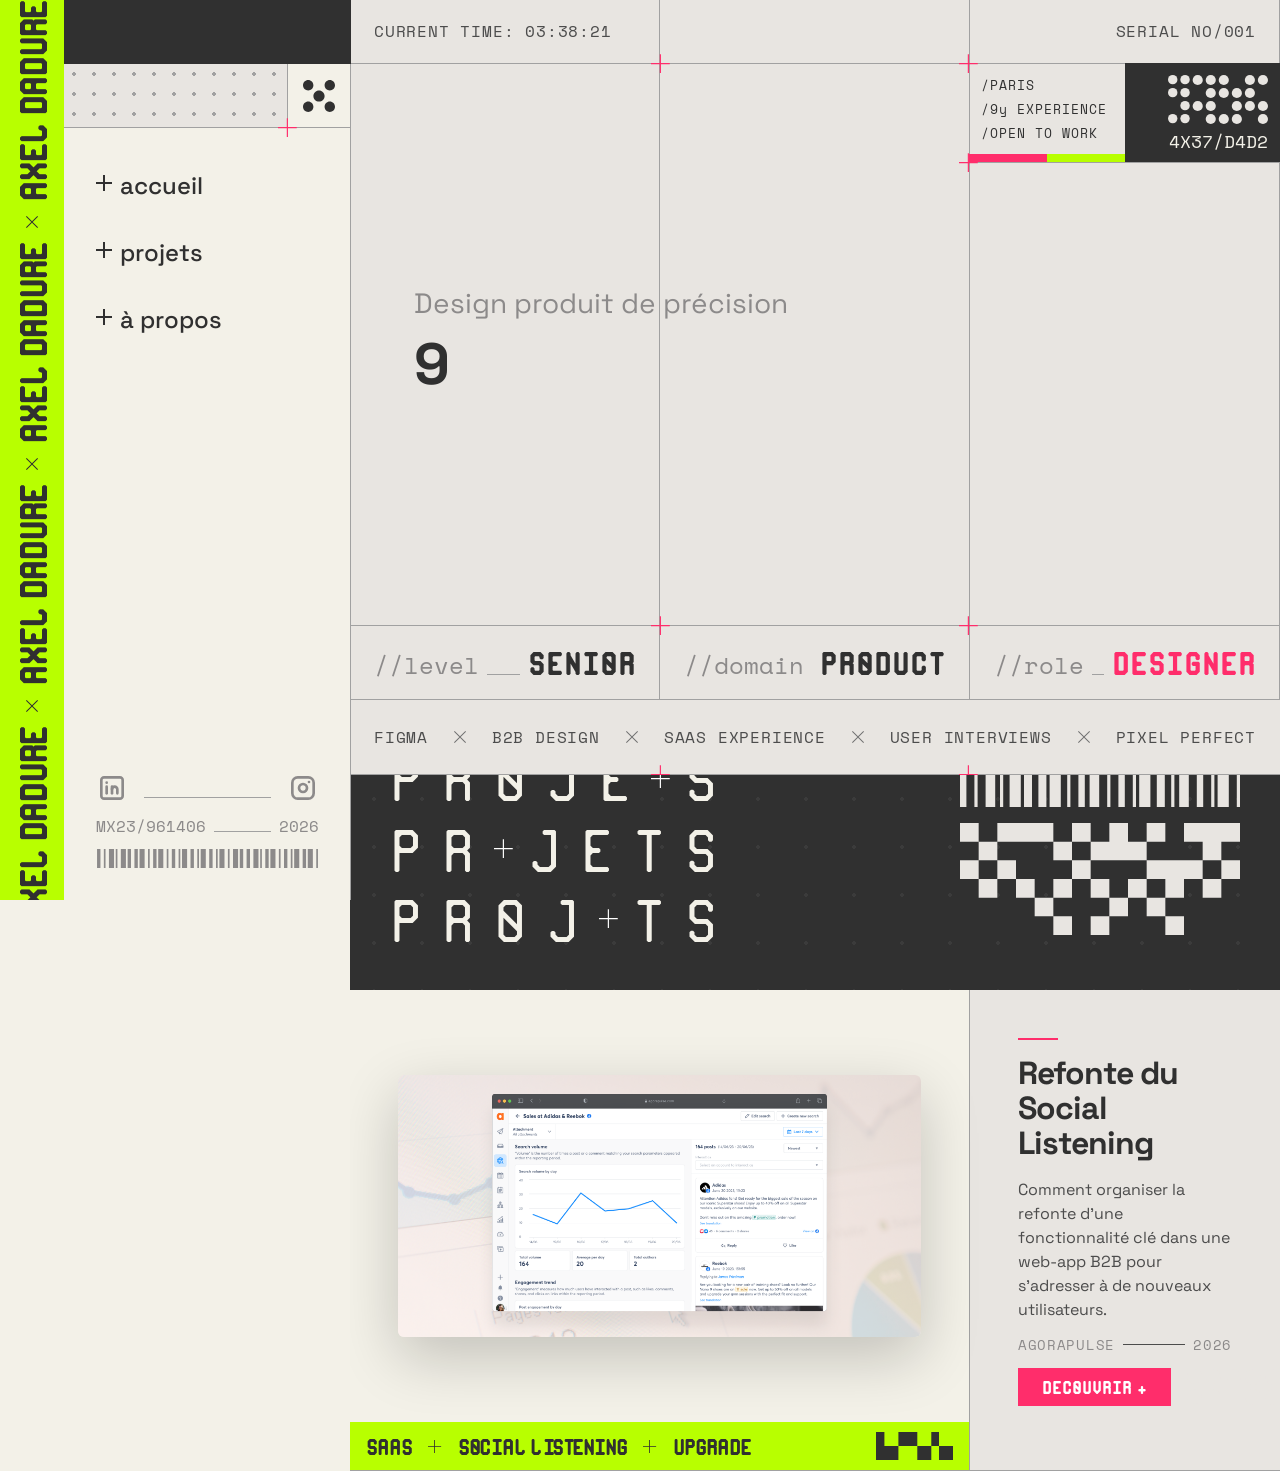
<file: index.html>
<!DOCTYPE html>
<html lang="fr">
<head>
  <meta charset="UTF-8">
  <meta name="viewport" content="width=device-width, initial-scale=1.0">
  <title>Axel Dadure — Senior Product Designer</title>

  <!-- Google Fonts -->
  <link rel="preconnect" href="https://fonts.googleapis.com">
  <link rel="preconnect" href="https://fonts.gstatic.com" crossorigin>
  <link href="https://fonts.googleapis.com/css2?family=Space+Grotesk:wght@300..700&family=Space+Mono:ital,wght@0,400;0,700;1,400;1,700&display=swap" rel="stylesheet">

  <!-- Styles -->
  <link rel="stylesheet" href="css/reset.css">
  <link rel="stylesheet" href="css/tokens.css">
  <link rel="stylesheet" href="css/animations.css">
  <link rel="stylesheet" href="css/layout.css">
  <link rel="stylesheet" href="css/components.css">
</head>
<body>

  <div class="page-wrapper">

    <!-- ═══════════════════════════════════════ SIDEBAR -->
    <div id="sidebar-mount"></div>

    <!-- ═══════════════════════════════════════ CONTENU PRINCIPAL -->
    <main class="main-content">

      <!-- Grille décorative de fond — fixed, couvre toute la page -->
      <div class="content-grid" aria-hidden="true">
        <div class="grid-col"></div>
        <div class="grid-col"></div>
        <div class="grid-col"></div>
      </div>

      <div class="content-wrap">

      <div class="hero">

        <!-- Panneau info coin haut-droit -->
        <div class="hero__info-panel">
          <img src="assets/img/PLUS_PK.svg" alt="" class="info-panel__plus-pk info-panel__plus-pk--bl">
          <!--<img src="assets/img/PLUS_PK.svg" alt="" class="info-panel__plus-pk info-panel__plus-pk--br">-->
          <div class="hero__info-text">
            <div class="hero__info-lines">
              <p>/PARIS</p>
              <p>/9y EXPERIENCE</p>
              <p>/OPEN TO WORK</p>
            </div>
            <div class="hero__info-bar"></div>
          </div>
          <div class="hero__info-badge">
            <img src="assets/img/HERO_DOTS.svg" alt="">
            <span>4X37/D4D2</span>
          </div>
        </div>

        <!-- Barre supérieure : heure à gauche, serial à droite -->
        <div class="hero__topbar">
          <div class="topbar__col">
            <span class="hero__time serial">CURRENT TIME: <span id="hero-clock">--:--:--</span></span>
          </div>
          <div class="topbar__col"></div>
          <div class="topbar__col">
            <span class="hero__serial serial">SERIAL NO/001</span>
          </div>

          <!-- Pink plus icons — above border and info panel -->
          <img src="assets/img/PLUS_PK.svg" alt="" class="topbar__plus-pk topbar__plus-pk--2">
          <img src="assets/img/PLUS_PK.svg" alt="" class="topbar__plus-pk topbar__plus-pk--3">
        </div>

        <!-- Texte principal -->
        <div class="hero__body">
          <p class="hero__caption">Design produit de précision</p>
          <h1 class="hero__headline">
            9 ans à transformer des problèmes <em>complexes</em> en interfaces <em>évidentes</em>.
          </h1>
        </div>

        <!-- Barre de stats -->
        <div class="hero__stats">
          <!--<img src="assets/img/PLUS_PK.svg" alt="" class="stats__plus-pk stats__plus-pk--t1">-->
          <img src="assets/img/PLUS_PK.svg" alt="" class="stats__plus-pk stats__plus-pk--t2">
          <img src="assets/img/PLUS_PK.svg" alt="" class="stats__plus-pk stats__plus-pk--t3">
          <!--<img src="assets/img/PLUS_PK.svg" alt="" class="stats__plus-pk stats__plus-pk--t4">-->
          <div class="hero__stat">
            <span class="stat__label">//level</span>
            <div class="stat__rule"></div>
            <span class="stat__value">SENIOR</span>
          </div>
          <div class="hero__stat">
            <span class="stat__label">//domain</span>
            <div class="stat__rule"></div>
            <span class="stat__value">PRODUCT</span>
          </div>
          <div class="hero__stat">
            <span class="stat__label">//role</span>
            <div class="stat__rule"></div>
            <span class="stat__value hero__stat--accent">DESIGNER</span>
          </div>
        </div>

        <!-- Ticker compétences -->
        <div class="hero__skills serial">
          <!--<img src="assets/img/PLUS_PK.svg" alt="" class="skills__plus-pk skills__plus-pk--1">-->
          <img src="assets/img/PLUS_PK.svg" alt="" class="skills__plus-pk skills__plus-pk--2">
          <img src="assets/img/PLUS_PK.svg" alt="" class="skills__plus-pk skills__plus-pk--3">
          <!--<img src="assets/img/PLUS_PK.svg" alt="" class="skills__plus-pk skills__plus-pk--4">-->
<span>FIGMA</span>
          <img class="skills__sep" src="assets/img/CROSS_BLACK.svg" width="16" height="16" alt="">
          <span>B2B DESIGN</span>
          <img class="skills__sep" src="assets/img/CROSS_BLACK.svg" width="16" height="16" alt="">
          <span>SAAS EXPERIENCE</span>
          <img class="skills__sep" src="assets/img/CROSS_BLACK.svg" width="16" height="16" alt="">
          <span>USER INTERVIEWS</span>
          <img class="skills__sep" src="assets/img/CROSS_BLACK.svg" width="16" height="16" alt="">
          <span>PIXEL PERFECT</span>
          <img class="skills__sep" src="assets/img/CROSS_BLACK.svg" width="16" height="16" alt="">
          <span>LOVES CATS</span>
          <img class="skills__sep" src="assets/img/CROSS_BLACK.svg" width="16" height="16" alt="">
          <span>HTML EXPERIENCE</span>
        </div>

      </div>

      <!-- ═══════════════════════════════════════ PROJETS HEADER -->
      <section class="projects-header" id="projets">

      <div class="projects-header__text-wrap">
      <div class="projects-header__text">
        <!-- Row 1 : PROJE+S  (T → cross) -->
        <div class="projects-header__row">
          <span class="ph-char">P</span>
          <span class="ph-char">R</span>
          <span class="ph-char">O</span>
          <span class="ph-char">J</span>
          <span class="ph-char">E</span>
          <img class="ph-cross" src="assets/img/PLUS_BLACK.svg" width="16" height="16" alt="">
          <span class="ph-char">S</span>
        </div>
        <!-- Row 2 : PR+JETS  (O → cross) -->
        <div class="projects-header__row">
          <span class="ph-char">P</span>
          <span class="ph-char">R</span>
          <img class="ph-cross" src="assets/img/PLUS_BLACK.svg" width="16" height="16" alt="">
          <span class="ph-char">J</span>
          <span class="ph-char">E</span>
          <span class="ph-char">T</span>
          <span class="ph-char">S</span>
        </div>
        <!-- Row 3 : PROJ+TS  (E → cross) -->
        <div class="projects-header__row">
          <span class="ph-char">P</span>
          <span class="ph-char">R</span>
          <span class="ph-char">O</span>
          <span class="ph-char">J</span>
          <img class="ph-cross" src="assets/img/PLUS_BLACK.svg" width="16" height="16" alt="">
          <span class="ph-char">T</span>
          <span class="ph-char">S</span>
        </div>
      </div>
      </div><!-- /.projects-header__text-wrap -->

      <div class="projects-header__assets">
        <img src="assets/img/SEP_BARCODE.svg" alt="">
        <img src="assets/img/SEP_SQUARE1.svg" alt="">
      </div>

      </section>

      <!-- ═══════════════════════════════════════ CASE CARD -->
      <div class="case-card">

        <div class="case-card__body">

          <div class="case-card__visual">
            <div class="case-card__visual__img">
              <img src="cases/agora-social-listening-revamp/img/header.png" alt="Refonte du Social Listening — Agorapulse">
          </div>
            <div class="case-card__ticker">
              <span>SAAS</span>
              <img src="assets/img/PLUS_BLACK.svg" width="14" height="14" alt="">
              <span>SOCIAL LISTENING</span>
              <img src="assets/img/PLUS_BLACK.svg" width="14" height="14" alt="">
              <span>UPGRADE</span>
              <img src="assets/img/CASE_DAMIER1.svg" alt="" class="case-card__damier">
            </div>
          </div>

          <div class="case-card__info">
            <div class="case-card__rule"></div>
            <h2 class="case-card__title">Refonte du Social Listening</h2>
            <p class="case-card__desc">Comment organiser la refonte d'une fonctionnalité clé dans une web-app B2B pour s'adresser à de nouveaux utilisateurs.</p>
            <div class="case-card__meta">
              <span class="case-card__client">AGORAPULSE</span>
              <div class="case-card__meta-rule"></div>
              <span class="case-card__year">2026</span>
            </div>
            <div class="case-card__action">
              <a href="cases/agora-social-listening-revamp/index.html" class="case-card__btn">DECOUVRIR +</a>
              <img src="assets/img/CASE_DOTS1.svg" alt="" class="case-card__dots">
            </div>
          </div>

        </div>

      </div>

      </div><!-- /.content-wrap -->

    </main>

  </div>

  <script src="sidebar.js"></script>

  <script>
    (function () {
      function rand(min, max) { return min + Math.floor(Math.random() * (max - min + 1)); }

      // Hero elements each get their own independent random delay
      var topbarDelay = rand(500, 2000);
      document.querySelector('.hero__topbar').style.setProperty('--boot-delay', topbarDelay + 'ms');
      Array.from(document.querySelectorAll('.topbar__plus-pk')).forEach(function (el) {
        el.style.setProperty('--boot-delay', topbarDelay + 'ms');
      });

      ['.hero__info-panel', '.hero__caption', '.hero__stats', '.hero__skills'].forEach(function (sel) {
        var el = document.querySelector(sel);
        if (el) el.style.setProperty('--boot-delay', rand(500, 2000) + 'ms');
      });
    })();

    (function () {
      const el = document.getElementById('hero-clock');
      function tick() {
        const now = new Date();
        const p = n => String(n).padStart(2, '0');
        el.textContent = `${p(now.getHours())}:${p(now.getMinutes())}:${p(now.getSeconds())}`;
      }
      tick();
      setInterval(tick, 1000);
    })();

    (function () {
      var h1 = document.querySelector('.hero__headline');
      var wordSpans = [];

      function wrapTextNode(node) {
        var tokens = node.textContent.split(/(\s+)/);
        var frag = document.createDocumentFragment();
        tokens.forEach(function (tok) {
          if (tok === '' || /^\s+$/.test(tok)) {
            frag.appendChild(document.createTextNode(tok));
          } else {
            var sp = document.createElement('span');
            sp.className = 'hero__word';
            sp.textContent = tok;
            wordSpans.push(sp);
            frag.appendChild(sp);
          }
        });
        node.parentNode.replaceChild(frag, node);
      }

      Array.from(h1.childNodes).forEach(function (node) {
        if (node.nodeType === Node.TEXT_NODE) {
          wrapTextNode(node);
        } else if (node.nodeType === Node.ELEMENT_NODE && node.tagName === 'EM') {
          var sp = document.createElement('span');
          sp.className = 'hero__word';
          h1.insertBefore(sp, node);
          sp.appendChild(node);
          wordSpans.push(sp);
        }
      });

      var delay = 500 + Math.floor(Math.random() * 1500);
      wordSpans.forEach(function (sp) {
        var d = delay;
        setTimeout(function () { sp.style.opacity = '1'; }, d);
        delay += 50 + Math.floor(Math.random() * 100);
      });
    })();

    (function () {
      function fitInfoLines() {
        var lines = Array.from(document.querySelectorAll('.hero__info-lines p'));
        lines.forEach(function (p) { p.style.fontSize = ''; });
        var size = parseFloat(getComputedStyle(lines[0]).fontSize);
        var fits = false;
        while (!fits && size > 8) {
          fits = lines.every(function (p) { return p.scrollWidth <= p.clientWidth; });
          if (!fits) {
            size -= 0.5;
            lines.forEach(function (p) { p.style.fontSize = size + 'px'; });
          }
        }
      }
      fitInfoLines();
      new ResizeObserver(fitInfoLines).observe(document.querySelector('.hero__info-lines'));
    })();

    (function () {
      function fitSkills() {
        var container = document.querySelector('.hero__skills');
        var spans = Array.from(container.querySelectorAll('span'));
        var seps = Array.from(container.querySelectorAll('img.skills__sep'));

        spans.forEach(function(el) { el.style.display = ''; });
        seps.forEach(function(el) { el.style.display = ''; });

        var style = getComputedStyle(container);
        var available = container.clientWidth - parseFloat(style.paddingLeft) - parseFloat(style.paddingRight);

        function totalWidth() {
          return spans.concat(seps).reduce(function(sum, el) {
            if (el.style.display === 'none') return sum;
            var s = getComputedStyle(el);
            return sum + el.offsetWidth + parseFloat(s.marginLeft) + parseFloat(s.marginRight);
          }, 0);
        }

        var visibleSpans = spans.slice();
        var visibleSeps = seps.slice();

        while (totalWidth() > available && visibleSpans.length > 1) {
          visibleSpans[visibleSpans.length - 1].style.display = 'none';
          visibleSpans.pop();
          if (visibleSeps.length > 0) {
            visibleSeps[visibleSeps.length - 1].style.display = 'none';
            visibleSeps.pop();
          }
        }
      }
      fitSkills();
      new ResizeObserver(fitSkills).observe(document.querySelector('.hero__skills'));
    })();
  </script>

</body>
</html>
</file>
<file: css/tokens.css>
/* ── FONT FACES ─────────────────────────────────────────────────────── */

@font-face {
  font-family: 'MONO-RGOMODULAR';
  src: url('../assets/fonts/MONO-RGOMODULAR-Regular.ttf') format('truetype');
  font-weight: 400;
  font-style: normal;
  font-display: swap;
}

@font-face {
  font-family: 'MONO-RGOMODULAR';
  src: url('../assets/fonts/MONO-RGOMODULAR-SemiBold.ttf') format('truetype');
  font-weight: 600;
  font-style: normal;
  font-display: swap;
}

@font-face {
  font-family: 'MONO-RGOMODULAR';
  src: url('../assets/fonts/MONO-RGOMODULAR-Bold.ttf') format('truetype');
  font-weight: 700;
  font-style: normal;
  font-display: swap;
}

/* ── DESIGN TOKENS ──────────────────────────────────────────────────── */

:root {

  /* Couleurs */
  --accent-1:        #B8FF00;
  --accent-2:        #FF2D6B;
  --border:          #A1A1A1;
  --main-black:      #303030;
  --secondary-black: #4C4C4C;
  --tertiary-black:  #8C8A8A;
  --white-bg:        #F3F1E8;
  --gray-bg:         #E8E5E1;

  /* Espacements */
  --space-sm:   4px;
  --space-md:   8px;
  --space-xs:   12px;
  --space-xm:   16px;
  --space-l:    24px;
  --space-xl:   32px;
  --space-xxl:  48px;
  --space-xxxl: 64px;

  /* Typographie */
  --font-display: 'MONO-RGOMODULAR', sans-serif;
  --font-body:    'Space Grotesk', sans-serif;
  --font-mono:    'Space Mono', monospace;

  /* Bordures */
  --rule: 1px solid var(--border);

  /* Dot grid pattern */
  --dot-color: var(--border);
  --dot-size:  20px;

  /* Layout */
  --sidebar-width:    350px;
  --acid-band-width:  64px;
  --page-max-width:   2000px;
  --content-padding:  80px;
}
</file>
<file: css/animations.css>
/* ── ACID BAND — SCROLL VERTICAL INFINI ─────────────────────────────── */

/*
 * Le ticker utilise writing-mode: vertical-rl + rotate(180deg) sur chaque item,
 * ce qui fait lire le texte de bas en haut. Le conteneur (.acid-band__ticker)
 * anime translateY de 0 → -50% pour boucler sans saut entre les deux copies.
 */

@keyframes acidScroll {
  from { transform: translateY(0); }
  to   { transform: translateY(-50%); }
}

/* ── BOOT SEQUENCE ───────────────────────────────────────────────────── */

/*
 * 2 rapid flashes then stable — instant transitions via adjacent keyframe pairs.
 * 1% interval = 2ms at 200ms duration, imperceptible as a fade.
 */
@keyframes boot-blink {
  0%,  18% { opacity: 0; }
  19%, 38% { opacity: 1; }
  39%, 57% { opacity: 0; }
  58%, 100%{ opacity: 1; }
}

@keyframes boot-slide-left {
  from { transform: translateX(-100%); }
  to   { transform: translateX(0); }
}
</file>
<file: css/layout.css>
/* ── BASE ───────────────────────────────────────────────────────────── */

html, body {
  height: 100%;
  background-color: var(--white-bg);
  color: var(--main-black);
  font-family: var(--font-body);
}

/* ── PAGE WRAPPER ───────────────────────────────────────────────────── */

.page-wrapper {
  min-height: 100vh;
}

/* ── SIDEBAR ────────────────────────────────────────────────────────── */

.sidebar {
  position: fixed;
  top: 0;
  left: 0;
  width: calc(var(--sidebar-width) + 1px);
  height: 100vh;
  display: flex;
  box-shadow: inset -1px 0 0 var(--border);
  background: var(--white-bg);
  overflow: hidden;
  z-index: 100;
  animation: boot-slide-left 500ms cubic-bezier(0.16, 1, 0.3, 1) var(--boot-delay, 0ms) both;
}

/* ── BANDE ACID ─────────────────────────────────────────────────────── */

/*
 * position: relative + z-index: 1 → la bande passe par-dessus
 * le sidebar__header (position: absolute, z-index: 0).
 * Pas de border-right : la séparation est visuelle (vert vs blanc).
 */
.acid-band {
  position: relative;
  z-index: 1;
  width: var(--space-xxxl);
  height: 100vh;
  background-color: var(--accent-1);
  flex-shrink: 0;
  overflow: hidden;
}

/* Conteneur animé — paused par défaut, running au hover */
.acid-band__ticker {
  position: absolute;
  top: 0;
  left: 0;
  width: 100%;
  animation: acidScroll 22s linear infinite;
  animation-play-state: paused;
}

.acid-band:hover .acid-band__ticker {
  animation-play-state: running;
}

/*
 * Chaque label "AXEL DADURE" :
 * writing-mode: vertical-rl  → texte coule de haut en bas
 * rotate(180deg)             → inverse : lecture de bas en haut
 * line-height: 64px          → contrôle la largeur de colonne
 *   (dans les modes verticaux, line-height = direction de bloc = horizontal)
 */
.acid-band__label {
  display: block;
  writing-mode: vertical-rl;
  transform: rotate(180deg);
  white-space: nowrap;
  width: var(--space-xxxl);
  line-height: var(--space-xxxl);
  font-family: var(--font-display);
  font-size: 38px;
  font-weight: 700;
  color: var(--main-black);
  text-transform: uppercase;
  letter-spacing: -0.06em;
}

/* Séparateur SVG entre chaque "AXEL DADURE" */
.acid-band__sep {
  display: block;
  width: 16px;
  height: 16px;
  margin: var(--space-xs) auto;
}

/* ── CORPS DU SIDEBAR ───────────────────────────────────────────────── */

.sidebar__body {
  flex: 1;
  display: flex;
  flex-direction: column;
  height: 100vh;
  overflow: hidden;
  /* padding-top = hauteur du header absolu pour éviter le chevauchement */
  padding-top: var(--space-xxxl);
}

/*
 * En-tête sombre pleine largeur (512px) — position absolute derrière
 * la bande acid (z-index: 0 < acid-band z-index: 1).
 */
.sidebar__header {
  position: absolute;
  top: 0;
  left: 0;
  right: 0;
  height: var(--space-xxxl);
  background-color: var(--main-black);
  z-index: 0;
}

/* Rangée dots */
.sidebar__dot-row {
  display: flex;
  height: var(--space-xxxl); /* 64px */
  border-bottom: var(--rule);
  flex-shrink: 0;
}

/* Zone gauche : remplit l'espace, contenu à venir */
.dot-row__left {
  flex: 1;
  background-color: var(--gray-bg);
}

/* Zone droite : 64×64px, dots centrés, PLUS_PK en coin bas-gauche */
.dot-row__right {
  position: relative;
  width: var(--space-xxxl);
  height: var(--space-xxxl);
  flex-shrink: 0;
  box-shadow: inset 1px 0 0 var(--border);
  display: flex;
  align-items: center;
  justify-content: center;
}

.dot-row__pattern {
  width: 32px;
  height: 32px;
}

.dot-row__plus-pk {
  position: absolute;
  bottom: -9px;
  left: -9px;
  width: 20px;
  height: 20px;
}

/* ── NAVIGATION ─────────────────────────────────────────────────────── */

.sidebar__nav {
  display: flex;
  flex-direction: column;
  gap: var(--space-xxl);
  padding: var(--space-xxl) var(--space-xl) 0;
  flex-shrink: 0;
}

.nav-link {
  display: flex;
  align-items: flex-start;
  gap: var(--space-md);
  font-family: var(--font-body);
  font-size: 24px;
  font-weight: 500;
  line-height: 0.8;
  letter-spacing: 0;
  color: var(--main-black);
  transition: color 0.15s ease, gap 0.25s ease;
  animation: boot-blink 200ms linear var(--boot-delay, 0ms) both;
}

.nav-link:hover {
  gap: var(--space-xm);
}

.nav-link:hover {
  color: var(--accent-2);
}

/*
 * mask-image : le SVG sert de masque, background-color remplit la forme.
 * Permet de changer la couleur du + via CSS sans filtre approximatif.
 */
.nav-link__plus {
  display: inline-block;
  flex-shrink: 0;
  width: 16px;
  height: 16px;
  margin-top: -1px;
  background-color: var(--main-black);
  -webkit-mask-image: url('../assets/img/PLUS_2PX.svg');
  mask-image: url('../assets/img/PLUS_2PX.svg');
  -webkit-mask-size: contain;
  mask-size: contain;
  -webkit-mask-repeat: no-repeat;
  mask-repeat: no-repeat;
  -webkit-mask-position: center;
  mask-position: center;
  transition: background-color 0.15s ease, transform 0.25s ease;
}

.nav-link:hover .nav-link__plus {
  background-color: var(--accent-2);
  transform: rotate(90deg);
}

/* Espace flexible entre nav et footer */
.sidebar__spacer {
  flex: 1;
}

/* ── PIED DE PAGE DU SIDEBAR ────────────────────────────────────────── */

.sidebar__footer {
  display: flex;
  flex-direction: column;
  gap: var(--space-xm);
  padding: var(--space-xl);
  flex-shrink: 0;
}

.sidebar__social {
  display: flex;
  align-items: flex-end;
  gap: var(--space-xm);
}

.social-icon {
  display: flex;
  align-items: center;
  justify-content: center;
}

.social-icon__img {
  display: inline-block;
  width: 32px;
  height: 32px;
  background-color: var(--tertiary-black);
  -webkit-mask-size: contain;
  mask-size: contain;
  -webkit-mask-repeat: no-repeat;
  mask-repeat: no-repeat;
  -webkit-mask-position: center;
  mask-position: center;
  transition: background-color 0.15s ease;
}

.social-icon__img--linkedin {
  -webkit-mask-image: url('../assets/img/LINKEDIN.svg');
  mask-image: url('../assets/img/LINKEDIN.svg');
}

.social-icon__img--insta {
  -webkit-mask-image: url('../assets/img/INSTA.svg');
  mask-image: url('../assets/img/INSTA.svg');
}

.social-icon:hover .social-icon__img {
  background-color: var(--accent-2);
}

/* Ligne séparatrice entre les deux icônes sociales */
.social-rule {
  flex: 1;
  height: 1px;
  background: var(--border);
  margin-bottom: 6px;
}

.sidebar__meta {
  display: flex;
  align-items: flex-end;
  gap: var(--space-md);
  font-family: var(--font-mono);
  font-size: 16px;
  font-weight: 400;
  line-height: 0.8;
  letter-spacing: 0;
  color: var(--tertiary-black);
}

.meta-rule {
  flex: 1;
  height: 1px;
  background-color: var(--border);
  margin-bottom: 1px;
}

.sidebar__barcode {
  width: 100%;
  padding: 0 1px;
}

.barcode-img {
  width: 100%;
  height: auto;
}

/* ── CONTENU PRINCIPAL ──────────────────────────────────────────────── */

.main-content {
  margin-left: var(--sidebar-width);
  min-height: 100vh;
  background: var(--gray-bg);
  display: flex;
  flex-direction: column;
  align-items: center;
  overflow-x: clip;
}

/* ── CONTENT WRAP ───────────────────────────────────────────────────── */

.content-wrap {
  width: 100%;
  max-width: var(--page-max-width);
  margin: 0 auto;
}

/* ── GRILLE DE FOND ─────────────────────────────────────────────────── */

.content-grid {
  position: fixed;
  top: 0;
  bottom: 0;
  left: calc(var(--sidebar-width) - 0px);
  right: 0;
  max-width: calc(var(--page-max-width) + 2px);
  margin: 0 auto;
  display: grid;
  grid-template-columns: repeat(3, 1fr);
  pointer-events: none;
  z-index: 0;
  border-left: var(--rule);
  border-right: var(--rule);
}

.grid-col:not(:last-child) {
  border-right: var(--rule);
}

/* ── HERO ───────────────────────────────────────────────────────────── */

.hero {
  width: 100%;
  display: flex;
  flex-direction: column;
  position: relative;
  container-type: inline-size;
}

/* Barre supérieure */
.hero__topbar {
  display: grid;
  grid-template-columns: repeat(3, 1fr);
  height: var(--space-xxxl);
  flex-shrink: 0;
  z-index: 2;
  position: relative;
  border-bottom: var(--rule);
  animation: boot-blink 200ms linear var(--boot-delay, 0ms) both;
}

.topbar__col {
  position: relative;
  display: flex;
  align-items: center;
  padding: 0 var(--space-l);
}

.topbar__col:last-child {
  justify-content: flex-end;
}

.hero__serial {
  margin-left: auto;
}

.topbar__plus-pk {
  position: absolute;
  bottom: -10px;
  width: 20px;
  height: 20px;
  z-index: 4;
  animation: boot-blink 200ms linear var(--boot-delay, 0ms) both;
}

.topbar__plus-pk--1 { left: -9px; }
.topbar__plus-pk--2 { left: calc(33.333% - 9px); }
.topbar__plus-pk--3 { left: calc(66.666% - 11px); }
.topbar__plus-pk--4 { right: -10px; }

/* Panneau info coin haut-droit */
.hero__info-panel {
  position: absolute;
  top: calc(var(--space-xxxl) - 1px);
  right: 0;
  width: calc(100% / 3 + 1px);
  border-bottom: 1px solid var(--border);
  display: flex;
  z-index: 3;
  animation: boot-blink 200ms linear var(--boot-delay, 0ms) both;
}

.hero__info-text {
  width: 50%;
  display: flex;
  flex-direction: column;
  font-family: var(--font-mono);
  font-size: 24px;
  font-weight: 400;
  line-height:1;
  letter-spacing: 0.1em;
  color: var(--main-black);
}

.hero__info-lines {
  flex: 1;
  display: flex;
  flex-direction: column;
  justify-content: center;
  gap: var(--space-md);
  padding: var(--space-xs);
}

.hero__info-text p {
  margin: 0;
  white-space: nowrap;    
  font-size: 14px;
  letter-spacing: 1px;
  line-height: 16px;
}

.hero__info-bar {
  height: 8px;
  background: linear-gradient(to right, var(--accent-2) 50%, var(--accent-1) 50%);
}

.hero__info-badge {
  width: 50%;
  display: flex;
  flex-direction: column;
  align-items: flex-end;
  justify-content: center;
  gap: var(--space-md);
  background-color: var(--main-black);
  padding: var(--space-xs);
  box-shadow: inset 1px 0 0 var(--main-black);
}

.hero__info-badge img {
  width: 100px;
  object-fit: cover;
}

.info-panel__plus-pk {
  position: absolute;
  bottom: -10px;
  width: 20px;
  height: 20px;
  z-index: 4;
}

.info-panel__plus-pk--bl { left: -10px; }
.info-panel__plus-pk--br { right: -11px; }

.hero__info-badge span {
  display: block;
  font-family: var(--font-mono);
  font-size: 18px;
  font-weight: 400;
  line-height: 1;
  letter-spacing: 0;
  color: var(--white-bg);
}

/* Corps principal */
.hero__body {
  padding: 25vh var(--space-xxxl) 100px;
  flex-direction: column;
  position: relative;
  z-index: 1;
}

.hero__caption {
  font-family: var(--font-body);
  font-size: 28px;
  font-weight: 400;
  line-height: 1;
  color: var(--tertiary-black);
  margin: 0 0 var(--space-xm);
  animation: boot-blink 200ms linear var(--boot-delay, 0ms) both;
}

.hero__headline {
  font-family: var(--font-body);
  font-size: clamp(24px, 6.25cqw, 110px);
  font-weight: 700;
  line-height: 1.1;
  letter-spacing: -0.05em;
  color: var(--main-black);
  margin: 0;
  max-width:100%;
}

.hero__headline em {
  font-style: normal;
  color: var(--accent-2);
}

/* Barre de stats */
.hero__stats {
  display: flex;
  border-top: var(--rule);
  border-bottom: var(--rule);
  flex-shrink: 0;
  position: relative;
  z-index: 2;
  animation: boot-blink 200ms linear var(--boot-delay, 0ms) both;
}

.stats__plus-pk {
  position: absolute;
  width: 20px;
  height: 20px;
  z-index: 2;
}

.stats__plus-pk--t1 { top: -11px; left: -9px; }
.stats__plus-pk--t2 { top: -11px; left: calc(33.333% - 9px); }
.stats__plus-pk--t3 { top: -11px; left: calc(66.666% - 11px); }
.stats__plus-pk--t4 { top: -11px; right: -10px; }

.skills__plus-pk {
  position: absolute;
  bottom: -10px;
  width: 20px;
  height: 20px;
  z-index: 2;
}

.skills__plus-pk--1 { left: -10px; }
.skills__plus-pk--2 { left: calc(33.333% - 9px); }
.skills__plus-pk--3 { left: calc(66.666% - 11px); }
.skills__plus-pk--4 { right: -11px; }

.hero__stat {
  flex: 1;
  display: flex;
  align-items: flex-end;
  gap: var(--space-md);
  padding: var(--space-l);
}

.stat__label {
  font-family: var(--font-mono);
  font-size: 24px;
  font-weight: 400;
  line-height: 0.8;
  letter-spacing: -5%;
  color: var(--tertiary-black);
  white-space: nowrap;
}

.stat__rule {
  flex: 1;
  height: 1px;
  background-color: var(--border);
}

.stat__value {
  font-family: var(--font-display);
  font-size: 32px;
  font-weight: 700;
  line-height: 0.8;
  letter-spacing: 0;
  color: var(--main-black);
  white-space: nowrap;
}

.hero__stat--accent {
  color: var(--accent-2);
}

/* Ticker compétences */
.hero__skills {
  display: flex;
  align-items: center;
  justify-content: space-between;
  padding: 0 var(--space-l);
  height: 75px;
  background: var(--gray-bg);
  border-bottom: var(--rule);
  flex-shrink: 0;
  position: relative;
  z-index: 1;
  animation: boot-blink 200ms linear var(--boot-delay, 0ms) both;
}

.hero__skills span {
  white-space: nowrap;
  flex-shrink: 0;
}

.skills__sep {
  flex-shrink: 0;
  margin: 0 8px;
  filter: invert(1) brightness(0.549);
}

/* ── PROJECTS HEADER ────────────────────────────────────────────────── */

.projects-header {
  width: 100%;
  display: flex;
  align-items: flex-start;
  justify-content: space-between;
  padding: 0 40px 40px 40px;
  background:
      radial-gradient(circle, #3b3b3b 2px, transparent 2px) 0 0 / 48px 48px, var(--main-black);
  position: relative;
  z-index: 1;
}


.projects-header__text-wrap {
  overflow: hidden;
}

.projects-header__text {
  display: flex;
  flex-direction: column;
  gap: 6px;
  margin-top: -30px;
}

.projects-header__row {
  display: flex;
  align-items: center;
  gap: 14px;
}

.ph-char {
  font-family: var(--font-display);
  font-size: 60px;
  font-weight: 400;
  line-height: 1.07;
  letter-spacing: 0.1em;
  color: var(--white-bg);
}

.ph-cross {
  width: 20px;
  height: 20px;
  filter: brightness(0) invert(1);
  flex-shrink: 0;
}

.projects-header__assets {
  display: flex;
  flex-direction: column;
  align-items: flex-end;
  gap: var(--space-xm);
  flex-shrink: 0;
}

.projects-header__assets img {
  width: 280px;
  height: auto;
  display: block;
}

/* ── HEADLINE WORD REVEAL ───────────────────────────────────────────── */

.hero__word {
  opacity: 0;
}

.hero__word--visible {
  opacity: 1;
}
</file>
<file: css/components.css>
/* ── SERIAL ──────────────────────────────────────────────────────────── */

.serial {
  font-family: var(--font-mono);
  font-weight: 400;
  font-size: 16px;
  line-height: 0.8;
  letter-spacing: 0.05em;
  color: var(--secondary-black);
  text-transform: uppercase;
}

/* ── CASE CARD ──────────────────────────────────────────────────────── */

.case-card {
  margin: 0;
  z-index: 4;
  position: relative;
  border-bottom: var(--rule);
}

.case-card__body {
  display: flex;
  min-height: 480px;
  overflow: hidden;
}

.case-card__visual {
  flex: 0 0 66.666%;
  background: var(--white-bg);
  display: flex;
  flex-direction: column;
  border-right: var(--rule);
}

.case-card__visual__img {
  flex: 1;
  min-height: 0;
  display: flex;
  align-items: center;
  padding: var(--space-xxl);
}

.case-card__visual__img > img {
  width: 100%;
  height: auto;
  object-fit: contain;
  border-radius: 6px;
  box-shadow: 0 20px 60px rgba(0, 0, 0, 0.2);
}

.case-card__info {
  flex: 1;
  display: flex;
  flex-direction: column;
  gap: var(--space-xm);
  padding: var(--space-xxl);
}

.case-card__rule {
  width: 40px;
  height: 2px;
  background: var(--accent-2);
  flex-shrink: 0;
}

.case-card__title {
  font-family: var(--font-body);
  font-size: clamp(22px, 2.5cqw, 40px);
  font-weight: 700;
  line-height: 1.1;
  letter-spacing: -0.03em;
  color: var(--main-black);
}

.case-card__desc {
  font-family: var(--font-body);
  font-size: 16px;
  font-weight: 400;
  line-height: 1.5;
  color: var(--secondary-black);
}

.case-card__meta {
  display: flex;
  align-items: center;
  gap: var(--space-md);
  font-family: var(--font-mono);
  font-size: 14px;
  font-weight: 400;
  line-height: 1;
  color: var(--tertiary-black);
  letter-spacing: 0.05em;
}

.case-card__meta-rule {
  flex: 1;
  height: 1px;
  background: var(--secondary-black);
}

.case-card__action {
  display: flex;
  align-items: center;
  gap: var(--space-xm);
}

.case-card__btn {
  display: inline-flex;
  align-items: center;
  background: var(--accent-2);
  color: #fff;
  font-family: var(--font-display);
  font-size: 18px;
  font-weight: 700;
  letter-spacing: 0;
  padding: var(--space-md) var(--space-l);
  text-transform: uppercase;
  white-space: nowrap;
}

.case-card__dots {
  height: 36px;
  width: auto;
}

.case-card__ticker {
  display: flex;
  align-items: center;
  gap: var(--space-xm);
  padding: 0 var(--space-xm);
  height: 48px;
  background: var(--accent-1);
}

.case-card__ticker span {
  font-family: var(--font-display);
  font-size: 22px;
  font-weight: 700;
  letter-spacing: -0.05em;
  color: var(--main-black);
  text-transform: uppercase;
  white-space: nowrap;
}

.case-card__ticker img:not(.case-card__damier) {
  flex-shrink: 0;
}

.case-card__damier {
  margin-left: auto;
  height: 28px;
  width: auto;
  flex-shrink: 0;
}

/* ── DOT GRID ───────────────────────────────────────────────────────── */
/*
 * Overrides locaux possibles via style inline :
 *   style="--dot-size: 24px; --dot-color: var(--accent-1)"
 */
.dot-grid {
  background-image: radial-gradient(circle, var(--dot-color) 2px, transparent 2px);
  background-size: var(--dot-size) var(--dot-size);
}
</file>
